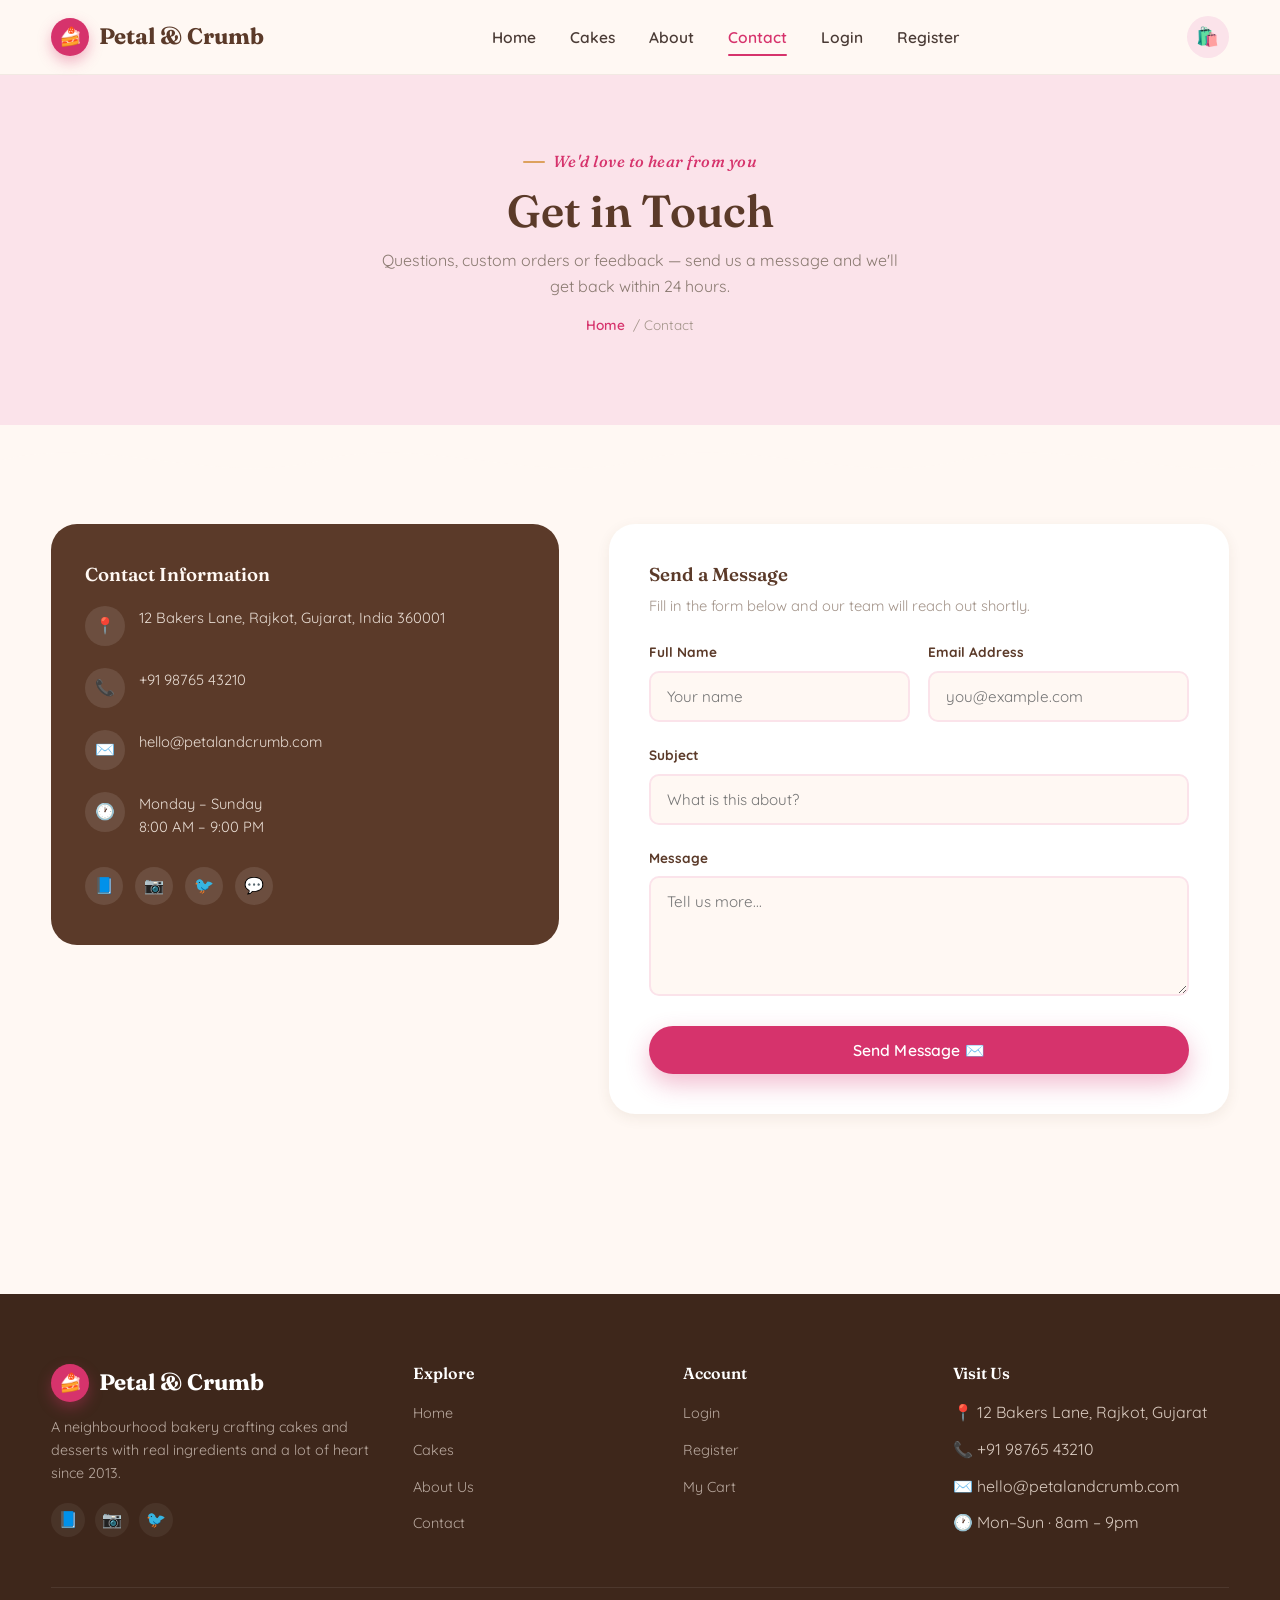
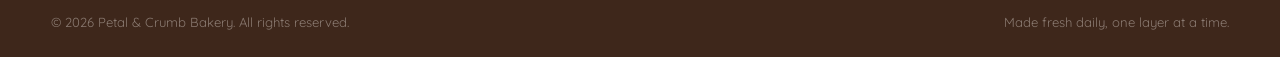
<file: pages/contact.html>
<!DOCTYPE html>
<html lang="en">
<head>
<meta charset="UTF-8">
<meta name="viewport" content="width=device-width, initial-scale=1.0">
<title>Contact Us — Petal & Crumb</title>
<link rel="icon" href="data:image/svg+xml,<svg xmlns=%22http://www.w3.org/2000/svg%22 viewBox=%220 0 100 100%22><text y=%22.9em%22 font-size=%2290%22>🍰</text></svg>">
<link rel="stylesheet" href="../css/style.css">
</head>
<body>

<header class="navbar">
  <div class="container nav-inner">
    <a href="../index.html" class="logo"><span class="logo-mark">🍰</span> Petal & Crumb</a>
    <nav class="nav-links">
      <a href="../index.html">Home</a>
      <a href="cakes.html">Cakes</a>
      <a href="about.html">About</a>
      <a href="contact.html" class="active">Contact</a>
      <a href="login.html">Login</a>
      <a href="register.html">Register</a>
    </nav>
    <div class="nav-actions">
      <a href="cart.html" class="icon-btn" aria-label="View cart">🛍️<span class="cart-count">0</span></a>
      <button class="hamburger" aria-label="Toggle menu"><span></span><span></span><span></span></button>
    </div>
  </div>
</header>

<section class="page-header">
  <div class="container">
    <span class="eyebrow">We'd love to hear from you</span>
    <h1>Get in Touch</h1>
    <p>Questions, custom orders or feedback — send us a message and we'll get back within 24 hours.</p>
    <div class="breadcrumb"><a href="../index.html">Home</a> / Contact</div>
  </div>
</section>

<div class="drip-divider">
  <svg viewBox="0 0 1440 100" preserveAspectRatio="none" xmlns="http://www.w3.org/2000/svg">
    <path d="M0,40 C120,10 240,70 360,40 C480,10 600,70 720,40 C840,10 960,70 1080,40 C1200,10 1320,70 1440,40 L1440,0 L0,0 Z" fill="var(--cream)"></path>
  </svg>
</div>

<section style="padding-top:10px;">
  <div class="container">
    <div class="contact-grid">
      <div class="contact-info-card reveal">
        <h3>Contact Information</h3>
        <div class="contact-row">
          <div class="ic">📍</div>
          <p>12 Bakers Lane, Rajkot, Gujarat, India 360001</p>
        </div>
        <div class="contact-row">
          <div class="ic">📞</div>
          <p>+91 98765 43210</p>
        </div>
        <div class="contact-row">
          <div class="ic">✉️</div>
          <p>hello@petalandcrumb.com</p>
        </div>
        <div class="contact-row">
          <div class="ic">🕐</div>
          <p>Monday – Sunday<br>8:00 AM – 9:00 PM</p>
        </div>
        <div class="social-row">
          <a href="#" aria-label="Facebook">📘</a>
          <a href="#" aria-label="Instagram">📷</a>
          <a href="#" aria-label="Twitter">🐦</a>
          <a href="#" aria-label="WhatsApp">💬</a>
        </div>
      </div>

      <div class="form-card reveal">
        <h3 style="margin-bottom:8px;">Send a Message</h3>
        <p style="color:#a3948a; margin-bottom:24px; font-size:.92rem;">Fill in the form below and our team will reach out shortly.</p>
        <div class="form-success">✓ Your message has been sent successfully!</div>
        <form id="contactForm">
          <div class="field-row">
            <div class="field">
              <label for="cname">Full Name</label>
              <input type="text" id="cname" placeholder="Your name" required>
            </div>
            <div class="field">
              <label for="cemail">Email Address</label>
              <input type="email" id="cemail" placeholder="you@example.com" required>
            </div>
          </div>
          <div class="field">
            <label for="csubject">Subject</label>
            <input type="text" id="csubject" placeholder="What is this about?" required>
          </div>
          <div class="field">
            <label for="cmessage">Message</label>
            <textarea id="cmessage" placeholder="Tell us more..." required></textarea>
          </div>
          <button type="submit" class="btn btn-primary btn-block">Send Message ✉️</button>
        </form>
      </div>
    </div>
  </div>
</section>

<footer class="footer">
  <div class="container">
    <div class="footer-grid">
      <div class="footer-about">
        <a href="../index.html" class="logo"><span class="logo-mark">🍰</span> Petal & Crumb</a>
        <p>A neighbourhood bakery crafting cakes and desserts with real ingredients and a lot of heart since 2013.</p>
        <div class="footer-social">
          <a href="#" aria-label="Facebook">📘</a>
          <a href="#" aria-label="Instagram">📷</a>
          <a href="#" aria-label="Twitter">🐦</a>
        </div>
      </div>
      <div>
        <h4>Explore</h4>
        <ul class="footer-links">
          <li><a href="../index.html">Home</a></li>
          <li><a href="cakes.html">Cakes</a></li>
          <li><a href="about.html">About Us</a></li>
          <li><a href="contact.html">Contact</a></li>
        </ul>
      </div>
      <div>
        <h4>Account</h4>
        <ul class="footer-links">
          <li><a href="login.html">Login</a></li>
          <li><a href="register.html">Register</a></li>
          <li><a href="cart.html">My Cart</a></li>
        </ul>
      </div>
      <div>
        <h4>Visit Us</h4>
        <ul class="footer-links">
          <li>📍 12 Bakers Lane, Rajkot, Gujarat</li>
          <li>📞 +91 98765 43210</li>
          <li>✉️ hello@petalandcrumb.com</li>
          <li>🕐 Mon–Sun · 8am – 9pm</li>
        </ul>
      </div>
    </div>
    <div class="footer-bottom">
      <span>© 2026 Petal & Crumb Bakery. All rights reserved.</span>
      <span>Made fresh daily, one layer at a time.</span>
    </div>
  </div>
</footer>

<script src="../js/script.js"></script>
</body>
</html>
</file>
<file: css/style.css>
/* ==========================================================================
   Petal & Crumb — Bakery Stylesheet
   Palette: cream #FFF8F3 · blush #FBE3EA · rose #D6336C · cocoa #5B3A29 · gold #DDA15E
   Type: Fraunces (display) + Quicksand (body/UI)
   ========================================================================== */

@import url('https://fonts.googleapis.com/css2?family=Fraunces:ital,wght@0,400;0,500;0,600;0,700;1,500;1,600&family=Quicksand:wght@400;500;600;700&display=swap');

:root{
  --cream:#FFF8F3;
  --blush:#FBE3EA;
  --blush-deep:#F6C9D6;
  --rose:#D6336C;
  --rose-dark:#A61E4D;
  --rose-light:#F291B4;
  --cocoa:#5B3A29;
  --cocoa-deep:#3E271B;
  --text:#4A3B35;
  --gold:#DDA15E;
  --white:#FFFFFF;
  --shadow-sm: 0 4px 14px rgba(91,58,41,0.08);
  --shadow: 0 14px 34px rgba(91,58,41,0.14);
  --radius-lg: 26px;
  --radius-md: 16px;
  --radius-sm: 10px;
}

*,*::before,*::after{ box-sizing:border-box; margin:0; padding:0; }
html{ scroll-behavior:smooth; }
body{
  font-family:'Quicksand', sans-serif;
  color:var(--text);
  background:var(--cream);
  line-height:1.6;
  overflow-x:hidden;
}
img{ max-width:100%; display:block; }
a{ text-decoration:none; color:inherit; }
ul{ list-style:none; }
button{ font-family:inherit; cursor:pointer; border:none; background:none; }
h1,h2,h3,h4{
  font-family:'Fraunces', serif;
  color:var(--cocoa);
  line-height:1.15;
  font-weight:600;
}
.container{
  width:92%;
  max-width:1220px;
  margin:0 auto;
}
section{ padding:90px 0; }
::selection{ background:var(--rose-light); color:var(--white); }

/* Reduced motion */
@media (prefers-reduced-motion: reduce){
  *{ animation-duration:0.01ms !important; animation-iteration-count:1 !important; transition-duration:0.01ms !important; scroll-behavior:auto !important; }
}

/* ---------- Eyebrow / section heading ---------- */
.eyebrow{
  display:inline-flex;
  align-items:center;
  gap:8px;
  font-family:'Fraunces', serif;
  font-style:italic;
  font-weight:500;
  color:var(--rose);
  font-size:1rem;
  letter-spacing:.03em;
  margin-bottom:10px;
}
.eyebrow::before{
  content:"";
  width:22px; height:2px;
  background:var(--gold);
  border-radius:2px;
}
.section-head{
  text-align:center;
  max-width:640px;
  margin:0 auto 50px;
}
.section-head h2{ font-size:clamp(1.8rem,4vw,2.6rem); }
.section-head p{ color:#7a6a62; margin-top:12px; font-size:1.05rem; }

/* ---------- Buttons ---------- */
.btn{
  display:inline-flex;
  align-items:center;
  justify-content:center;
  gap:8px;
  padding:14px 30px;
  border-radius:50px;
  font-weight:600;
  font-size:.98rem;
  letter-spacing:.01em;
  transition:transform .25s ease, box-shadow .25s ease, background .25s ease, color .25s ease;
  white-space:nowrap;
}
.btn-primary{
  background:var(--rose);
  color:var(--white);
  box-shadow:0 10px 24px rgba(214,51,108,.32);
}
.btn-primary:hover{
  background:var(--rose-dark);
  transform:translateY(-3px);
  box-shadow:0 14px 28px rgba(214,51,108,.4);
}
.btn-outline{
  background:transparent;
  color:var(--cocoa);
  border:2px solid var(--cocoa);
}
.btn-outline:hover{
  background:var(--cocoa);
  color:var(--cream);
  transform:translateY(-3px);
}
.btn-block{ width:100%; }
.btn:active{ transform:translateY(0); }

/* ---------- Navbar ---------- */
.navbar{
  position:sticky;
  top:0;
  z-index:200;
  background:rgba(255,248,243,.9);
  backdrop-filter:blur(10px);
  border-bottom:1px solid rgba(91,58,41,.08);
  transition:box-shadow .3s ease;
}
.navbar.scrolled{ box-shadow:var(--shadow-sm); }
.nav-inner{
  display:flex;
  align-items:center;
  justify-content:space-between;
  padding:16px 0;
}
.logo{
  display:flex;
  align-items:center;
  gap:10px;
  font-family:'Fraunces', serif;
  font-weight:700;
  font-size:1.4rem;
  color:var(--cocoa);
}
.logo-mark{
  width:38px; height:38px;
  border-radius:50%;
  background:var(--rose);
  display:flex; align-items:center; justify-content:center;
  font-size:1.15rem;
  box-shadow:0 6px 14px rgba(214,51,108,.35);
}
.nav-links{
  display:flex;
  align-items:center;
  gap:34px;
}
.nav-links a{
  font-weight:600;
  font-size:.97rem;
  color:var(--text);
  position:relative;
  padding:4px 0;
  transition:color .2s ease;
}
.nav-links a::after{
  content:"";
  position:absolute;
  left:0; bottom:-3px;
  width:0; height:2px;
  background:var(--rose);
  border-radius:2px;
  transition:width .25s ease;
}
.nav-links a:hover,
.nav-links a.active{ color:var(--rose); }
.nav-links a:hover::after,
.nav-links a.active::after{ width:100%; }

.nav-actions{ display:flex; align-items:center; gap:16px; }
.icon-btn{
  position:relative;
  width:42px; height:42px;
  border-radius:50%;
  background:var(--blush);
  display:flex; align-items:center; justify-content:center;
  font-size:1.15rem;
  transition:background .2s ease, transform .2s ease;
}
.icon-btn:hover{ background:var(--blush-deep); transform:translateY(-2px); }
.cart-count{
  position:absolute;
  top:-4px; right:-4px;
  background:var(--rose);
  color:#fff;
  font-size:.68rem;
  font-weight:700;
  width:19px; height:19px;
  border-radius:50%;
  display:flex; align-items:center; justify-content:center;
  border:2px solid var(--cream);
}
.hamburger{
  display:none;
  flex-direction:column;
  gap:5px;
  width:30px;
  z-index:250;
}
.hamburger span{
  height:2.5px;
  background:var(--cocoa);
  border-radius:2px;
  transition:all .3s ease;
}
.hamburger.open span:nth-child(1){ transform:translateY(7.5px) rotate(45deg); }
.hamburger.open span:nth-child(2){ opacity:0; }
.hamburger.open span:nth-child(3){ transform:translateY(-7.5px) rotate(-45deg); }

/* ---------- Hero ---------- */
.hero{
  position:relative;
  padding:70px 0 40px;
  overflow:hidden;
}
.hero-grid{
  display:grid;
  grid-template-columns:1.05fr .95fr;
  align-items:center;
  gap:40px;
}
.hero-copy .eyebrow{ margin-bottom:16px; }
.hero-copy h1{
  font-size:clamp(2.4rem,5vw,3.6rem);
  margin-bottom:20px;
}
.hero-copy h1 em{
  color:var(--rose);
  font-style:italic;
}
.hero-copy p{
  font-size:1.1rem;
  color:#7a6a62;
  max-width:480px;
  margin-bottom:32px;
}
.hero-actions{ display:flex; gap:16px; flex-wrap:wrap; margin-bottom:34px; }
.hero-stats{ display:flex; gap:36px; }
.hero-stats div strong{
  display:block;
  font-family:'Fraunces', serif;
  font-size:1.6rem;
  color:var(--rose);
}
.hero-stats div span{ font-size:.85rem; color:#8a7a71; }

.hero-visual{
  position:relative;
  display:flex;
  align-items:center;
  justify-content:center;
}
.hero-blob{
  position:absolute;
  width:420px; height:420px;
  background:var(--blush-deep);
  border-radius:62% 38% 55% 45% / 45% 55% 45% 55%;
  z-index:0;
  animation:blobMove 9s ease-in-out infinite;
}
@keyframes blobMove{
  0%,100%{ border-radius:62% 38% 55% 45% / 45% 55% 45% 55%; }
  50%{ border-radius:45% 55% 42% 58% / 55% 45% 58% 42%; }
}
.hero-img{
  position:relative;
  z-index:1;
  width:88%;
  border-radius:var(--radius-lg);
  box-shadow:var(--shadow);
  animation:floatY 5s ease-in-out infinite;
}
@keyframes floatY{
  0%,100%{ transform:translateY(0); }
  50%{ transform:translateY(-14px); }
}
.sprinkle{
  position:absolute;
  border-radius:50%;
  z-index:2;
  animation:sprinkleFloat 4s ease-in-out infinite;
}
@keyframes sprinkleFloat{
  0%,100%{ transform:translateY(0) rotate(0deg); }
  50%{ transform:translateY(-16px) rotate(20deg); }
}
.badge-float{
  position:absolute;
  bottom:14px; left:0;
  background:var(--white);
  padding:14px 20px;
  border-radius:var(--radius-md);
  box-shadow:var(--shadow);
  display:flex; align-items:center; gap:10px;
  font-weight:700;
  z-index:2;
  animation:floatY 6s ease-in-out infinite;
}
.badge-float span.dot{
  width:34px; height:34px;
  border-radius:50%;
  background:var(--rose);
  color:#fff;
  display:flex; align-items:center; justify-content:center;
  font-size:1rem;
}

/* ---------- Icing drip divider (signature element) ---------- */
.drip-divider{ display:block; width:100%; line-height:0; }
.drip-divider svg{ width:100%; height:auto; display:block; }

/* ---------- Feature strip ---------- */
.features{
  background:var(--blush);
  padding:60px 0;
}
.features-grid{
  display:grid;
  grid-template-columns:repeat(4,1fr);
  gap:26px;
}
.feature-card{
  background:var(--white);
  border-radius:var(--radius-md);
  padding:28px 22px;
  text-align:center;
  box-shadow:var(--shadow-sm);
  transition:transform .3s ease, box-shadow .3s ease;
}
.feature-card:hover{ transform:translateY(-8px); box-shadow:var(--shadow); }
.feature-icon{
  width:56px; height:56px;
  border-radius:50%;
  background:var(--blush);
  display:flex; align-items:center; justify-content:center;
  font-size:1.5rem;
  margin:0 auto 16px;
}
.feature-card h4{ font-size:1.05rem; margin-bottom:8px; }
.feature-card p{ font-size:.9rem; color:#8a7a71; }

/* ---------- Cake grid & cards ---------- */
.cake-grid{
  display:grid;
  grid-template-columns:repeat(auto-fit, minmax(270px,1fr));
  gap:32px;
}
.cake-card{
  background:var(--white);
  border-radius:var(--radius-lg);
  overflow:hidden;
  box-shadow:var(--shadow-sm);
  transition:transform .35s ease, box-shadow .35s ease;
  display:flex;
  flex-direction:column;
  opacity:0;
  animation:cardIn .5s ease forwards;
}
@keyframes cardIn{
  from{ opacity:0; transform:translateY(18px); }
  to{ opacity:1; transform:translateY(0); }
}
.cake-card:hover{ transform:translateY(-10px); box-shadow:var(--shadow); }
.cake-media{
  position:relative;
  overflow:hidden;
  aspect-ratio:4/3.2;
}
.cake-media img{
  width:100%; height:100%;
  object-fit:cover;
  transition:transform .5s ease;
}
.cake-card:hover .cake-media img{ transform:scale(1.08); }
.cake-tag{
  position:absolute;
  top:14px; left:14px;
  background:rgba(255,248,243,.92);
  color:var(--rose);
  font-size:.72rem;
  font-weight:700;
  letter-spacing:.03em;
  padding:6px 12px;
  border-radius:50px;
  text-transform:uppercase;
}
.cake-badge{
  position:absolute;
  top:14px; right:14px;
  background:var(--gold);
  color:var(--white);
  font-size:.7rem;
  font-weight:700;
  padding:6px 11px;
  border-radius:50px;
}
.cake-body{
  padding:20px 22px 24px;
  display:flex;
  flex-direction:column;
  gap:10px;
  flex:1;
}
.cake-body h3{ font-size:1.15rem; }
.cake-body p.desc{ font-size:.87rem; color:#8a7a71; flex:1; }
.cake-meta{
  display:flex;
  align-items:center;
  justify-content:space-between;
  margin-top:6px;
}
.cake-price{
  font-family:'Fraunces', serif;
  font-weight:700;
  font-size:1.3rem;
  color:var(--rose);
}
.cake-price span{
  font-size:.78rem;
  color:#b3a49a;
  font-weight:500;
  text-decoration:line-through;
  margin-left:6px;
}
.add-cart-btn{
  width:100%;
  background:var(--cocoa);
  color:var(--cream);
  padding:12px;
  border-radius:50px;
  font-weight:700;
  font-size:.92rem;
  display:flex; align-items:center; justify-content:center; gap:8px;
  transition:background .25s ease, transform .2s ease;
}
.add-cart-btn:hover{ background:var(--rose); transform:translateY(-2px); }
.add-cart-btn.added{ background:#4c9a6a; }

/* ---------- Filter bar (cakes page) ---------- */
.filter-bar{
  display:flex;
  flex-wrap:wrap;
  gap:12px;
  justify-content:center;
  margin-bottom:44px;
}
.filter-btn{
  padding:10px 22px;
  border-radius:50px;
  border:2px solid var(--blush-deep);
  color:var(--cocoa);
  font-weight:600;
  font-size:.9rem;
  transition:all .25s ease;
}
.filter-btn:hover{ border-color:var(--rose); color:var(--rose); }
.filter-btn.active{
  background:var(--rose);
  border-color:var(--rose);
  color:#fff;
}

/* ---------- CTA banner ---------- */
.cta-banner{
  background:linear-gradient(120deg, var(--rose) 0%, var(--rose-dark) 100%);
  border-radius:var(--radius-lg);
  padding:60px 50px;
  display:flex;
  align-items:center;
  justify-content:space-between;
  gap:30px;
  flex-wrap:wrap;
  color:#fff;
  position:relative;
  overflow:hidden;
}
.cta-banner::before{
  content:"";
  position:absolute;
  width:260px; height:260px;
  background:rgba(255,255,255,.08);
  border-radius:50%;
  top:-100px; right:-60px;
}
.cta-banner h2{ color:#fff; font-size:clamp(1.5rem,3vw,2.1rem); max-width:480px; }
.cta-banner p{ opacity:.9; margin-top:10px; max-width:420px; }
.cta-banner .btn-primary{ background:#fff; color:var(--rose); box-shadow:none; }
.cta-banner .btn-primary:hover{ background:var(--cream); }

/* ---------- Testimonials ---------- */
.testimonial-grid{
  display:grid;
  grid-template-columns:repeat(3,1fr);
  gap:26px;
}
.testimonial-card{
  background:var(--white);
  border-radius:var(--radius-md);
  padding:30px;
  box-shadow:var(--shadow-sm);
}
.testimonial-card .stars{ color:var(--gold); margin-bottom:14px; letter-spacing:2px; }
.testimonial-card p{ font-size:.94rem; color:#7a6a62; margin-bottom:18px; }
.testimonial-who{ display:flex; align-items:center; gap:12px; }
.testimonial-who .avatar{
  width:42px; height:42px; border-radius:50%;
  background:var(--blush); display:flex; align-items:center; justify-content:center;
  font-weight:700; color:var(--rose); font-family:'Fraunces',serif;
}
.testimonial-who strong{ display:block; font-size:.92rem; }
.testimonial-who span{ font-size:.78rem; color:#a3948a; }

/* ---------- About page ---------- */
.about-hero{
  display:grid;
  grid-template-columns:1fr 1fr;
  gap:50px;
  align-items:center;
}
.about-hero img{ border-radius:var(--radius-lg); box-shadow:var(--shadow); }
.about-values{
  display:grid;
  grid-template-columns:repeat(3,1fr);
  gap:26px;
  margin-top:50px;
}
.value-card{
  text-align:center;
  padding:30px 20px;
  background:var(--white);
  border-radius:var(--radius-md);
  box-shadow:var(--shadow-sm);
  transition:transform .3s ease;
}
.value-card:hover{ transform:translateY(-6px); }
.value-card .feature-icon{ margin-bottom:14px; }
.team-grid{
  display:grid;
  grid-template-columns:repeat(3,1fr);
  gap:30px;
  margin-top:20px;
}
.team-card{ text-align:center; }
.team-card img{
  border-radius:50%;
  width:150px; height:150px;
  object-fit:cover;
  margin:0 auto 16px;
  box-shadow:var(--shadow-sm);
  border:4px solid var(--white);
}
.team-card h4{ font-size:1.05rem; }
.team-card span{ color:var(--rose); font-size:.85rem; font-weight:600; }

/* ---------- Contact page ---------- */
.contact-grid{
  display:grid;
  grid-template-columns:.9fr 1.1fr;
  gap:50px;
  align-items:flex-start;
}
.contact-info-card{
  background:var(--cocoa);
  color:var(--cream);
  border-radius:var(--radius-lg);
  padding:40px 34px;
}
.contact-info-card h3{ color:var(--cream); margin-bottom:20px; }
.contact-row{
  display:flex;
  gap:14px;
  align-items:flex-start;
  margin-bottom:22px;
}
.contact-row .ic{
  width:40px; height:40px; border-radius:50%;
  background:rgba(255,255,255,.1);
  display:flex; align-items:center; justify-content:center;
  flex-shrink:0;
}
.contact-row p{ color:#e8dcd3; font-size:.92rem; }
.social-row{ display:flex; gap:12px; margin-top:28px; }
.social-row a{
  width:38px; height:38px; border-radius:50%;
  background:rgba(255,255,255,.1);
  display:flex; align-items:center; justify-content:center;
  transition:background .2s ease, transform .2s ease;
}
.social-row a:hover{ background:var(--rose); transform:translateY(-3px); }

/* ---------- Forms (contact / login / register) ---------- */
.form-card{
  background:var(--white);
  border-radius:var(--radius-lg);
  padding:40px;
  box-shadow:var(--shadow-sm);
}
.field{ margin-bottom:22px; position:relative; }
.field label{
  display:block;
  font-size:.85rem;
  font-weight:700;
  color:var(--cocoa);
  margin-bottom:8px;
}
.field input,
.field textarea,
.field select{
  width:100%;
  padding:14px 16px;
  border:2px solid var(--blush);
  border-radius:var(--radius-sm);
  background:var(--cream);
  font-family:inherit;
  font-size:.95rem;
  color:var(--text);
  transition:border-color .2s ease, box-shadow .2s ease;
}
.field input:focus,
.field textarea:focus,
.field select:focus{
  outline:none;
  border-color:var(--rose);
  box-shadow:0 0 0 4px rgba(214,51,108,.12);
}
.field textarea{ resize:vertical; min-height:120px; }
.field-row{ display:grid; grid-template-columns:1fr 1fr; gap:18px; }
.checkbox-row{ display:flex; align-items:center; gap:8px; font-size:.88rem; margin-bottom:22px; }
.checkbox-row a{ color:var(--rose); font-weight:700; }
.form-note{ font-size:.85rem; color:#a3948a; margin-top:6px; }
.form-success{
  display:none;
  background:#e8f6ee;
  color:#2f7a4c;
  border-radius:var(--radius-sm);
  padding:14px 18px;
  font-weight:600;
  font-size:.9rem;
  margin-bottom:20px;
  align-items:center;
  gap:10px;
}
.form-success.show{ display:flex; }

/* ---------- Auth pages ---------- */
.auth-wrap{
  min-height:calc(100vh - 300px);
  display:flex;
  align-items:center;
  padding:70px 0;
}
.auth-grid{
  display:grid;
  grid-template-columns:1fr 1fr;
  gap:0;
  background:var(--white);
  border-radius:var(--radius-lg);
  overflow:hidden;
  box-shadow:var(--shadow);
  max-width:960px;
  margin:0 auto;
}
.auth-visual{
  background:linear-gradient(150deg, var(--rose) 0%, var(--rose-dark) 100%);
  padding:50px 40px;
  color:#fff;
  display:flex;
  flex-direction:column;
  justify-content:center;
  position:relative;
  overflow:hidden;
}
.auth-visual::before{
  content:"";
  position:absolute;
  width:220px; height:220px;
  border-radius:50%;
  background:rgba(255,255,255,.08);
  top:-70px; left:-70px;
}
.auth-visual::after{
  content:"";
  position:absolute;
  width:160px; height:160px;
  border-radius:50%;
  background:rgba(255,255,255,.08);
  bottom:-50px; right:-40px;
}
.auth-visual h2{ color:#fff; font-size:1.9rem; margin-bottom:14px; }
.auth-visual p{ opacity:.9; font-size:.95rem; }
.auth-visual img{ margin-top:26px; border-radius:var(--radius-md); box-shadow:0 14px 30px rgba(0,0,0,.2); }
.auth-form{ padding:50px 44px; }
.auth-form h2{ margin-bottom:6px; }
.auth-form>p{ color:#a3948a; margin-bottom:30px; font-size:.92rem; }
.auth-switch{ text-align:center; margin-top:20px; font-size:.9rem; color:#8a7a71; }
.auth-switch a{ color:var(--rose); font-weight:700; }
.divider-or{
  display:flex; align-items:center; gap:14px;
  margin:22px 0; color:#c7bab2; font-size:.82rem;
}
.divider-or::before, .divider-or::after{
  content:""; flex:1; height:1px; background:var(--blush-deep);
}
.social-login{ display:flex; gap:12px; }
.social-login button{
  flex:1;
  padding:12px;
  border:2px solid var(--blush);
  border-radius:var(--radius-sm);
  font-weight:700;
  font-size:.88rem;
  transition:border-color .2s ease, background .2s ease;
}
.social-login button:hover{ border-color:var(--rose); background:var(--blush); }

/* ---------- Cart page ---------- */
.cart-layout{
  display:grid;
  grid-template-columns:1.7fr 1fr;
  gap:36px;
  align-items:flex-start;
}
.cart-items{
  background:var(--white);
  border-radius:var(--radius-lg);
  box-shadow:var(--shadow-sm);
  overflow:hidden;
}
.cart-item{
  display:grid;
  grid-template-columns:90px 1.6fr 1fr auto auto;
  align-items:center;
  gap:18px;
  padding:20px 24px;
  border-bottom:1px solid var(--blush);
}
.cart-item:last-child{ border-bottom:none; }
.cart-item img{ width:90px; height:90px; object-fit:cover; border-radius:var(--radius-sm); }
.cart-item-name{ font-weight:700; color:var(--cocoa); font-family:'Fraunces',serif; font-size:1.02rem; }
.cart-item-cat{ font-size:.78rem; color:#a3948a; margin-top:4px; }
.qty-control{
  display:flex; align-items:center; gap:10px;
  background:var(--blush);
  border-radius:50px;
  padding:6px 10px;
  width:fit-content;
}
.qty-control button{
  width:26px; height:26px;
  border-radius:50%;
  background:var(--white);
  font-weight:700;
  color:var(--rose);
  display:flex; align-items:center; justify-content:center;
  transition:background .2s ease;
}
.qty-control button:hover{ background:var(--rose); color:#fff; }
.qty-control span{ min-width:18px; text-align:center; font-weight:700; }
.item-price{ font-weight:700; color:var(--rose); font-family:'Fraunces',serif; }
.remove-btn{
  width:34px; height:34px;
  border-radius:50%;
  background:var(--blush);
  color:var(--rose-dark);
  display:flex; align-items:center; justify-content:center;
  transition:background .2s ease, transform .2s ease;
}
.remove-btn:hover{ background:#f5b8c7; transform:scale(1.08); }

.cart-summary{
  background:var(--white);
  border-radius:var(--radius-lg);
  box-shadow:var(--shadow-sm);
  padding:30px;
  position:sticky;
  top:100px;
}
.cart-summary h3{ margin-bottom:22px; }
.summary-row{
  display:flex; justify-content:space-between;
  font-size:.94rem; color:#7a6a62;
  margin-bottom:14px;
}
.summary-row.total{
  font-weight:700; color:var(--cocoa); font-size:1.15rem;
  border-top:1px dashed var(--blush-deep);
  padding-top:16px; margin-top:6px;
}
.promo-row{ display:flex; gap:8px; margin:20px 0; }
.promo-row input{
  flex:1; padding:12px 14px;
  border:2px solid var(--blush);
  border-radius:var(--radius-sm);
  background:var(--cream);
  font-family:inherit;
}
.empty-cart{
  text-align:center;
  padding:80px 20px;
  background:var(--white);
  border-radius:var(--radius-lg);
  box-shadow:var(--shadow-sm);
}
.empty-cart .emoji{ font-size:3.4rem; margin-bottom:18px; }
.empty-cart h3{ margin-bottom:10px; }
.empty-cart p{ color:#a3948a; margin-bottom:26px; }

/* ---------- Newsletter ---------- */
.newsletter{
  background:var(--blush);
  border-radius:var(--radius-lg);
  padding:50px;
  text-align:center;
}
.newsletter form{
  display:flex;
  gap:12px;
  max-width:440px;
  margin:24px auto 0;
}
.newsletter input{
  flex:1;
  padding:14px 18px;
  border-radius:50px;
  border:2px solid var(--blush-deep);
  background:var(--white);
  font-family:inherit;
}
.newsletter input:focus{ outline:none; border-color:var(--rose); }

/* ---------- Footer ---------- */
.footer{
  background:var(--cocoa-deep);
  color:#d9cabf;
  padding:70px 0 24px;
  margin-top:90px;
}
.footer-grid{
  display:grid;
  grid-template-columns:1.4fr 1fr 1fr 1.2fr;
  gap:40px;
  padding-bottom:40px;
  border-bottom:1px solid rgba(255,255,255,.08);
}
.footer .logo{ color:#fff; margin-bottom:14px; }
.footer-about p{ font-size:.9rem; color:#b8a89e; margin-bottom:18px; }
.footer h4{ color:#fff; font-size:1rem; margin-bottom:18px; font-family:'Fraunces',serif; }
.footer-links li{ margin-bottom:11px; }
.footer-links a{ font-size:.9rem; color:#b8a89e; transition:color .2s ease, padding-left .2s ease; }
.footer-links a:hover{ color:var(--rose-light); padding-left:4px; }
.footer-bottom{
  display:flex; justify-content:space-between; align-items:center;
  padding-top:24px; font-size:.82rem; color:#8a7a71; flex-wrap:wrap; gap:10px;
}
.footer-social{ display:flex; gap:10px; }
.footer-social a{
  width:34px; height:34px; border-radius:50%;
  background:rgba(255,255,255,.06);
  display:flex; align-items:center; justify-content:center;
  transition:background .2s ease, transform .2s ease;
}
.footer-social a:hover{ background:var(--rose); transform:translateY(-3px); }

/* ---------- Toast ---------- */
.toast{
  position:fixed;
  bottom:26px; right:26px;
  background:var(--cocoa);
  color:var(--cream);
  padding:16px 24px;
  border-radius:var(--radius-sm);
  box-shadow:var(--shadow);
  display:flex; align-items:center; gap:12px;
  font-weight:600;
  font-size:.92rem;
  transform:translateY(140%);
  opacity:0;
  transition:transform .4s cubic-bezier(.34,1.56,.64,1), opacity .3s ease;
  z-index:999;
}
.toast.show{ transform:translateY(0); opacity:1; }
.toast .ic{
  width:28px; height:28px; border-radius:50%;
  background:#4c9a6a;
  display:flex; align-items:center; justify-content:center;
  font-size:.85rem;
}

/* ---------- Reveal on scroll ---------- */
.reveal{ opacity:0; transform:translateY(24px); transition:opacity .6s ease, transform .6s ease; }
.reveal.in{ opacity:1; transform:translateY(0); }

/* ---------- Page header (inner pages) ---------- */
.page-header{
  background:var(--blush);
  padding:70px 0 90px;
  text-align:center;
  position:relative;
}
.page-header .eyebrow{ justify-content:center; }
.page-header h1{ font-size:clamp(2rem,4vw,2.8rem); }
.page-header p{ color:#8a7a71; margin-top:12px; max-width:520px; margin-left:auto; margin-right:auto; }
.breadcrumb{
  display:flex; justify-content:center; gap:8px;
  font-size:.85rem; color:#a3948a; margin-top:14px;
}
.breadcrumb a{ color:var(--rose); font-weight:600; }

/* ---------- Responsive ---------- */
@media (max-width: 980px){
  .hero-grid{ grid-template-columns:1fr; }
  .hero-visual{ order:-1; }
  .features-grid{ grid-template-columns:repeat(2,1fr); }
  .about-hero{ grid-template-columns:1fr; }
  .about-values, .team-grid{ grid-template-columns:repeat(2,1fr); }
  .contact-grid{ grid-template-columns:1fr; }
  .auth-grid{ grid-template-columns:1fr; }
  .auth-visual{ display:none; }
  .cart-layout{ grid-template-columns:1fr; }
  .testimonial-grid{ grid-template-columns:1fr; }
  .footer-grid{ grid-template-columns:1fr 1fr; }
}
@media (max-width: 720px){
  .nav-links{
    position:fixed;
    top:0; right:0;
    height:100vh;
    width:72%;
    background:var(--cream);
    flex-direction:column;
    justify-content:center;
    align-items:flex-start;
    padding:40px;
    gap:26px;
    transform:translateX(100%);
    transition:transform .35s ease;
    box-shadow:-10px 0 30px rgba(0,0,0,.08);
    z-index:220;
  }
  .nav-links.open{ transform:translateX(0); }
  .hamburger{ display:flex; }
  .field-row{ grid-template-columns:1fr; }
  .cart-item{
    grid-template-columns:70px 1fr;
    grid-template-areas:
      "img name"
      "img qty"
      "img price"
      "img remove";
    row-gap:8px;
  }
  .cart-item img{ grid-area:img; width:70px; height:70px; }
  section{ padding:60px 0; }
  .cta-banner{ padding:40px 28px; }
  .footer-grid{ grid-template-columns:1fr; }
  .form-card, .auth-form{ padding:28px 22px; }
}
@media (max-width: 480px){
  .about-values, .team-grid, .features-grid{ grid-template-columns:1fr; }
  .hero-stats{ gap:22px; }
}
</file>
